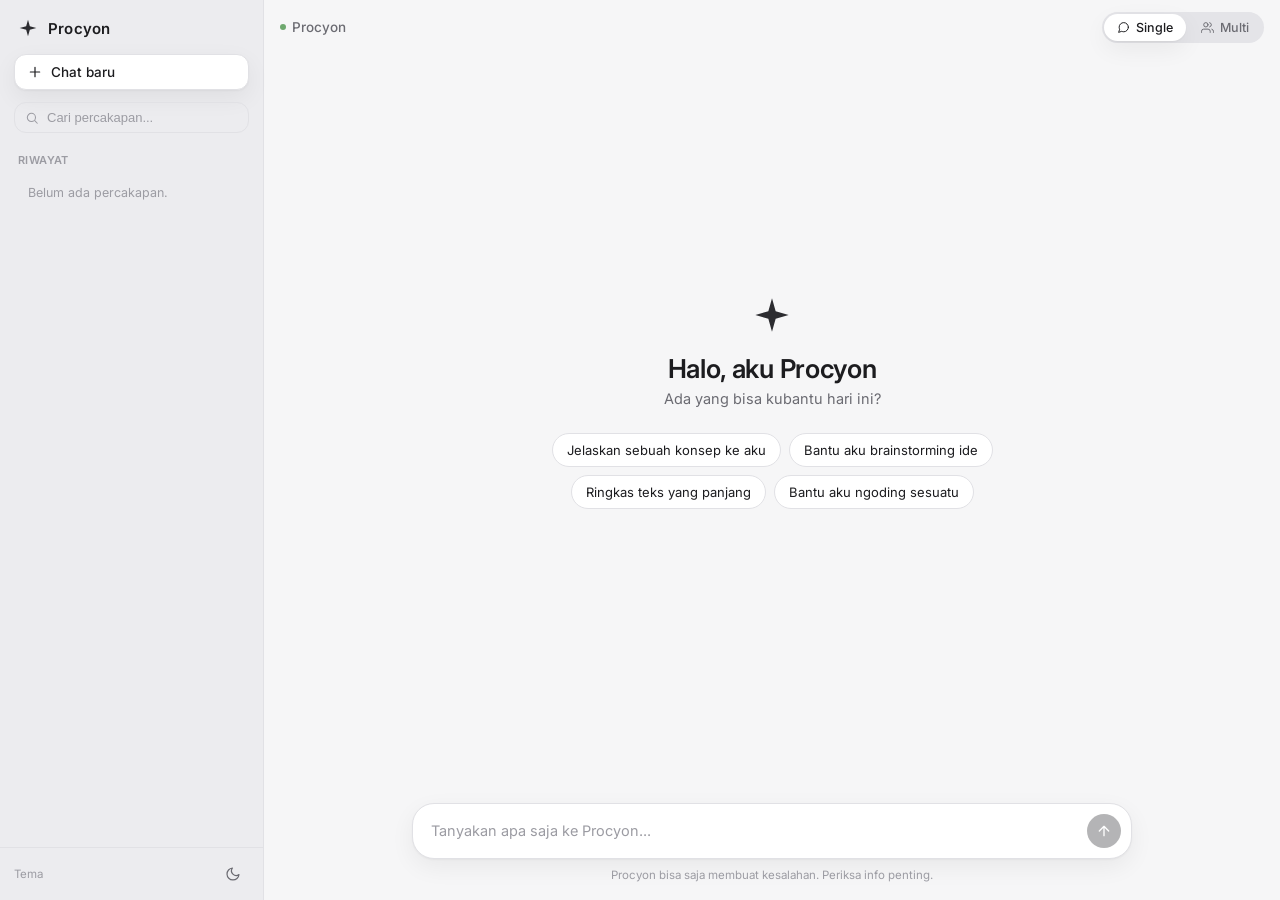
<file: Procyon/index.html>
<!DOCTYPE html>
<html lang="id" data-theme="light">
<head>
<meta charset="UTF-8">
<meta name="viewport" content="width=device-width, initial-scale=1.0">
<title>Procyon</title>
<link rel="preconnect" href="https://fonts.googleapis.com">
<link rel="preconnect" href="https://fonts.gstatic.com" crossorigin>
<link href="https://fonts.googleapis.com/css2?family=Inter:wght@400;500;600;700&family=JetBrains+Mono:wght@400;500&display=swap" rel="stylesheet">
<style>
  :root{
    --bg:#f6f6f7;
    --bg-sidebar:#ececef;
    --bg-surface:#ffffff;
    --bg-hover:#e4e4e8;
    --border:#e1e1e5;
    --text:#1c1c1f;
    --text-muted:#6b6b72;
    --text-faint:#9c9ca3;
    --accent:#2c2c30;
    --accent-contrast:#ffffff;
    --danger:#b3432f;
    --radius-lg:18px;
    --radius-md:12px;
    --radius-sm:8px;
    --shadow:0 1px 2px rgba(20,20,25,.04), 0 8px 24px rgba(20,20,25,.06);
    color-scheme: light;
  }
  [data-theme="dark"]{
    --bg:#1b1b1e;
    --bg-sidebar:#202024;
    --bg-surface:#28282c;
    --bg-hover:#323236;
    --border:#37373c;
    --text:#f1f1f2;
    --text-muted:#a2a2a8;
    --text-faint:#6f6f76;
    --accent:#f1f1f2;
    --accent-contrast:#1b1b1e;
    --danger:#e08a76;
    --shadow:0 1px 2px rgba(0,0,0,.2), 0 8px 24px rgba(0,0,0,.3);
    color-scheme: dark;
  }

  *{box-sizing:border-box; margin:0; padding:0;}
  html,body{height:100%;}
  body{
    font-family:'Inter', -apple-system, BlinkMacSystemFont, 'Segoe UI', sans-serif;
    background:var(--bg);
    color:var(--text);
    overflow:hidden;
    -webkit-font-smoothing:antialiased;
  }
  button{font-family:inherit; cursor:pointer;}
  textarea{font-family:inherit;}
  ::selection{background:rgba(140,140,160,.35);}
  .hide{display:none !important;}

  *{scrollbar-width:thin; scrollbar-color: var(--border) transparent;}
  *::-webkit-scrollbar{width:8px; height:8px;}
  *::-webkit-scrollbar-thumb{background:var(--border); border-radius:8px;}
  *::-webkit-scrollbar-track{background:transparent;}

  a:focus-visible, button:focus-visible, textarea:focus-visible, input:focus-visible{
    outline:2px solid var(--text-muted);
    outline-offset:2px;
  }

  .app{display:flex; height:100vh; width:100vw; position:relative;}

  /* ---------- Star mark ---------- */
  .star{display:inline-block; color:var(--accent);}
  .star svg{display:block;}
  @keyframes starPulse{0%,100%{transform:scale(1); opacity:1;} 50%{transform:scale(.78); opacity:.55;}}
  @keyframes starSpin{from{transform:rotate(0deg);} to{transform:rotate(360deg);}}
  .star.thinking svg{animation:starPulse 1.1s ease-in-out infinite;}
  .star.idle-anim svg{animation:starSpin 18s linear infinite;}

  /* ---------- Sidebar ---------- */
  .sidebar{
    width:264px; flex-shrink:0; background:var(--bg-sidebar);
    border-right:1px solid var(--border);
    display:flex; flex-direction:column; height:100%;
    transition:transform .25s ease; z-index:40;
  }
  .sidebar-header{display:flex; align-items:center; gap:10px; padding:18px 16px 14px 18px;}
  .brand{display:flex; align-items:center; gap:10px; flex:1; min-width:0;}
  .brand-name{font-weight:600; font-size:15px; letter-spacing:.2px;}
  .sidebar-collapse{background:none; border:none; color:var(--text-muted); width:28px; height:28px; border-radius:var(--radius-sm); display:flex; align-items:center; justify-content:center;}
  .sidebar-collapse:hover{background:var(--bg-hover);}

  .new-chat-btn{
    margin:2px 14px 12px 14px; display:flex; align-items:center; gap:8px;
    background:var(--bg-surface); border:1px solid var(--border); color:var(--text);
    padding:9px 12px; border-radius:var(--radius-md); font-size:13.5px; font-weight:500;
    box-shadow:var(--shadow);
  }
  .new-chat-btn:hover{background:var(--bg-hover);}

  .sidebar-search{
    margin:0 14px 10px 14px; display:flex; align-items:center; gap:8px;
    background:transparent; border:1px solid var(--border); border-radius:var(--radius-md); padding:7px 10px;
  }
  .sidebar-search svg{flex-shrink:0; color:var(--text-faint);}
  .sidebar-search input{border:none; background:transparent; outline:none; font-size:13px; color:var(--text); width:100%;}
  .sidebar-search input::placeholder{color:var(--text-faint);}

  .sidebar-label{padding:10px 18px 4px 18px; font-size:11px; font-weight:600; letter-spacing:.4px; color:var(--text-faint); text-transform:uppercase;}
  .session-list{flex:1; overflow-y:auto; padding:0 10px 10px 10px;}
  .session-item{position:relative; display:flex; align-items:center; gap:8px; padding:9px 10px; border-radius:var(--radius-sm); font-size:13.5px; color:var(--text); cursor:pointer; white-space:nowrap; overflow:hidden;}
  .session-item span.title{overflow:hidden; text-overflow:ellipsis; flex:1;}
  .session-item .mode-tag{font-size:9.5px; font-weight:700; color:var(--text-faint); border:1px solid var(--border); border-radius:5px; padding:1px 5px; flex-shrink:0;}
  .session-item:hover{background:var(--bg-hover);}
  .session-item.active{background:var(--bg-hover); font-weight:500;}
  .session-delete{display:none; background:none; border:none; color:var(--text-faint); width:22px; height:22px; border-radius:6px; align-items:center; justify-content:center; flex-shrink:0;}
  .session-item:hover .session-delete{display:flex;}
  .session-delete:hover{color:var(--danger); background:rgba(179,67,47,.1);}
  .session-empty{padding:14px 18px; font-size:12.5px; color:var(--text-faint);}

  .sidebar-footer{border-top:1px solid var(--border); padding:10px 14px; display:flex; align-items:center; justify-content:space-between;}
  .icon-btn{background:none; border:none; color:var(--text-muted); width:32px; height:32px; border-radius:var(--radius-sm); display:flex; align-items:center; justify-content:center;}
  .icon-btn:hover{background:var(--bg-hover); color:var(--text);}
  .footer-hint{font-size:11.5px; color:var(--text-faint);}
  .sidebar-backdrop{display:none; position:fixed; inset:0; background:rgba(0,0,0,.35); z-index:35;}

  /* ---------- Main ---------- */
  .main{flex:1; display:flex; flex-direction:column; min-width:0; height:100%;}
  .topbar{height:54px; flex-shrink:0; display:flex; align-items:center; gap:10px; padding:0 16px;}
  .hamburger{display:none;}
  .topbar-title{font-size:13.5px; color:var(--text-muted); font-weight:500; display:flex; align-items:center;}
  .topbar-spacer{flex:1;}
  .status-dot{width:6px; height:6px; border-radius:50%; background:#6ea86e; display:inline-block; margin-right:6px;}

  .mode-switch{display:flex; background:var(--bg-hover); border-radius:999px; padding:2px; gap:2px;}
  .mode-switch button{border:none; background:transparent; color:var(--text-muted); font-size:12.5px; font-weight:500; padding:6px 13px; border-radius:999px; display:flex; align-items:center; gap:6px;}
  .mode-switch button.active{background:var(--bg-surface); color:var(--text); box-shadow:var(--shadow);}
  .mode-switch button:hover:not(.active){color:var(--text);}

  /* ---------- Single mode chat ---------- */
  .chat-scroll{flex:1; overflow-y:auto; display:flex; flex-direction:column; align-items:center; min-height:0;}
  .chat-inner{width:100%; max-width:720px; padding:8px 20px 40px 20px;}

  .empty-state{display:flex; flex-direction:column; align-items:center; justify-content:center; text-align:center; min-height:calc(100vh - 220px); padding:0 16px;}
  .empty-state .star{margin-bottom:18px;}
  .empty-title{font-size:26px; font-weight:600; letter-spacing:-.3px; margin-bottom:6px;}
  .empty-sub{font-size:14.5px; color:var(--text-muted); margin-bottom:26px;}
  .chip-row{display:flex; flex-wrap:wrap; gap:8px; justify-content:center; max-width:520px;}
  .chip{background:var(--bg-surface); border:1px solid var(--border); color:var(--text); padding:8px 14px; border-radius:999px; font-size:13px;}
  .chip:hover{background:var(--bg-hover);}

  .msg{margin:18px 0; animation:fadeIn .25s ease;}
  @keyframes fadeIn{from{opacity:0; transform:translateY(4px);} to{opacity:1; transform:translateY(0);}}
  .msg.user{display:flex; justify-content:flex-end;}
  .msg.user .bubble{background:var(--bg-surface); border:1px solid var(--border); border-radius:var(--radius-lg); padding:10px 16px; max-width:75%; font-size:14.5px; line-height:1.55; white-space:pre-wrap; word-break:break-word;}
  .msg.assistant{display:flex; gap:12px; align-items:flex-start;}
  .msg.assistant .avatar{flex-shrink:0; width:26px; height:26px; border-radius:50%; background:var(--bg-surface); border:1px solid var(--border); display:flex; align-items:center; justify-content:center; margin-top:2px;}
  .msg.assistant .avatar svg{width:13px; height:13px;}
  .msg.assistant .content{flex:1; min-width:0; font-size:14.5px; line-height:1.65;}
  .msg.assistant .content p{margin:0 0 10px 0;}
  .msg.assistant .content p:last-child{margin-bottom:0;}
  .msg.assistant .content code{font-family:'JetBrains Mono', monospace; background:var(--bg-hover); padding:1px 5px; border-radius:4px; font-size:.88em;}
  .msg.assistant .content pre{background:var(--bg-surface); border:1px solid var(--border); border-radius:var(--radius-md); padding:12px 14px; overflow-x:auto; margin:10px 0;}
  .msg.assistant .content pre code{background:none; padding:0; font-size:13px;}
  .msg.assistant .content strong{font-weight:600;}

  .msg-actions{display:flex; gap:2px; margin-top:6px; opacity:0; transition:opacity .15s ease;}
  .msg.assistant:hover .msg-actions{opacity:1;}
  .msg-actions button{background:none; border:none; color:var(--text-faint); width:26px; height:26px; border-radius:6px; display:flex; align-items:center; justify-content:center;}
  .msg-actions button:hover{background:var(--bg-hover); color:var(--text);}

  .typing .content{display:flex; align-items:center; gap:4px; height:20px;}
  .typing-dot{width:6px; height:6px; border-radius:50%; background:var(--text-faint); animation:typingBounce 1.2s infinite ease-in-out;}
  .typing-dot:nth-child(2){animation-delay:.15s;}
  .typing-dot:nth-child(3){animation-delay:.3s;}
  @keyframes typingBounce{0%,60%,100%{transform:translateY(0); opacity:.5;} 30%{transform:translateY(-4px); opacity:1;}}

  /* ---------- Multi mode canvas ---------- */
  .canvas-viewport{
    flex:1; position:relative; overflow:hidden; min-height:0;
    background-image: radial-gradient(circle, var(--border) 1px, transparent 1px);
    background-size: 22px 22px;
    cursor:grab; touch-action:none;
  }
  .canvas-content{position:absolute; top:0; left:0; width:900px; transform-origin:0 0;}
  .canvas-pill{
    position:absolute; top:14px; left:50%; transform:translateX(-50%); z-index:6;
    background:var(--bg-surface); border:1px solid var(--border); padding:6px 14px; border-radius:999px;
    font-size:12px; color:var(--text-muted); box-shadow:var(--shadow); pointer-events:none; white-space:nowrap;
  }
  .canvas-note{
    position:absolute; top:48px; left:50%; transform:translateX(-50%); z-index:6;
    font-size:11px; color:var(--text-faint); pointer-events:none; white-space:nowrap;
  }
  .zoom-controls{position:absolute; bottom:16px; right:16px; z-index:6; display:flex; flex-direction:column; background:var(--bg-surface); border:1px solid var(--border); border-radius:var(--radius-md); box-shadow:var(--shadow); overflow:hidden;}
  .zoom-controls button{width:34px; height:34px; background:none; border:none; color:var(--text); display:flex; align-items:center; justify-content:center;}
  .zoom-controls button:hover{background:var(--bg-hover);}
  .zoom-controls button:not(:last-child){border-bottom:1px solid var(--border);}

  .canvas-empty{position:absolute; inset:0; display:flex; flex-direction:column; align-items:center; justify-content:center; text-align:center; padding:0 20px; z-index:2;}
  .canvas-empty .star{margin-bottom:18px;}

  .turn-group{position:relative; display:flex; flex-direction:column; align-items:center; padding:70px 30px 40px 30px;}
  .turn-root{background:var(--bg-surface); border:1px solid var(--border); border-radius:var(--radius-lg); padding:10px 16px; font-size:13.5px; box-shadow:var(--shadow); max-width:380px; min-width:120px;}
  .turn-root-top{display:flex; align-items:center; justify-content:space-between; gap:10px; margin-bottom:3px;}
  .turn-root-label{font-size:10.5px; font-weight:700; letter-spacing:.4px; color:var(--text-faint); display:flex; align-items:center; gap:5px;}
  .turn-root-text{color:var(--text); word-break:break-word;}
  .turn-regen-all{opacity:0; background:none; border:none; color:var(--text-faint); width:20px; height:20px; border-radius:6px; display:flex; align-items:center; justify-content:center; transition:opacity .15s ease; flex-shrink:0;}
  .turn-root:hover .turn-regen-all{opacity:1;}
  .turn-regen-all:hover{background:var(--bg-hover); color:var(--text);}

  .connector-svg{position:absolute; left:0; top:0; width:100%; height:100%; pointer-events:none; overflow:visible;}
  .connector-svg path{stroke:var(--text-faint); stroke-width:1.4; stroke-dasharray:3 4; fill:none;}

  .branch-row{position:relative; display:flex; gap:16px; margin-top:56px;}
  .branch-card{width:210px; background:var(--bg-surface); border:1px solid var(--border); border-radius:var(--radius-md); box-shadow:var(--shadow); padding:12px 14px; font-size:12.5px; display:flex; flex-direction:column; gap:8px;}
  .branch-card-head{display:flex; align-items:center; gap:6px;}
  .branch-dot{width:8px; height:8px; border-radius:50%; flex-shrink:0;}
  .branch-name{font-weight:600; font-size:12.5px; flex:1;}
  .branch-status{font-size:9.5px; font-weight:700; letter-spacing:.3px; padding:2px 7px; border-radius:999px; white-space:nowrap;}
  .branch-status.pending{background:var(--bg-hover); color:var(--text-faint);}
  .branch-status.done{background:rgba(110,168,110,.16); color:#4c8a52;}
  [data-theme="dark"] .branch-status.done{color:#8fcf93;}
  .branch-body{color:var(--text); line-height:1.5;}
  .branch-body p{margin:0 0 6px 0;}
  .branch-body p:last-child{margin:0;}
  .branch-body code{font-family:'JetBrains Mono', monospace; background:var(--bg-hover); padding:1px 4px; border-radius:4px; font-size:.88em;}
  .branch-thinking{display:flex; align-items:center; gap:4px; height:14px;}
  .branch-actions{display:flex; align-items:center; gap:2px; border-top:1px solid var(--border); padding-top:8px;}
  .branch-actions button{background:none; border:none; color:var(--text-faint); width:24px; height:24px; border-radius:6px; display:flex; align-items:center; justify-content:center; flex-shrink:0;}
  .branch-actions button:hover{background:var(--bg-hover); color:var(--text);}
  .branch-actions .use-reply{width:auto; padding:0 8px; font-size:11px; font-weight:500; gap:4px; margin-left:auto;}

  .toast{position:fixed; bottom:22px; left:50%; transform:translateX(-50%) translateY(10px); background:var(--accent); color:var(--accent-contrast); padding:9px 16px; border-radius:999px; font-size:13px; font-weight:500; opacity:0; pointer-events:none; transition:opacity .2s ease, transform .2s ease; z-index:100; box-shadow:var(--shadow);}
  .toast.show{opacity:1; transform:translateX(-50%) translateY(0);}

  .composer-wrap{display:flex; justify-content:center; padding:0 20px 18px 20px; flex-shrink:0;}
  .composer{width:100%; max-width:720px; background:var(--bg-surface); border:1px solid var(--border); border-radius:22px; box-shadow:var(--shadow); padding:10px 10px 10px 18px; display:flex; align-items:flex-end; gap:8px;}
  .composer textarea{flex:1; border:none; outline:none; background:transparent; resize:none; color:var(--text); font-size:14.5px; line-height:1.5; max-height:200px; padding:6px 0;}
  .composer textarea::placeholder{color:var(--text-faint);}
  .send-btn{flex-shrink:0; width:34px; height:34px; border-radius:50%; background:var(--accent); color:var(--accent-contrast); border:none; display:flex; align-items:center; justify-content:center; transition:opacity .15s ease, transform .1s ease;}
  .send-btn:disabled{opacity:.35; cursor:default;}
  .send-btn:not(:disabled):hover{transform:scale(1.05);}
  .composer-hint{text-align:center; font-size:11.5px; color:var(--text-faint); margin-top:9px;}

  @media (max-width:820px){
    .sidebar{position:fixed; top:0; left:0; bottom:0; transform:translateX(-100%); width:280px;}
    .sidebar.open{transform:translateX(0);}
    .sidebar-backdrop.show{display:block;}
    .hamburger{display:flex; background:none; border:none; color:var(--text); width:32px; height:32px; border-radius:var(--radius-sm); align-items:center; justify-content:center;}
    .hamburger:hover{background:var(--bg-hover);}
    .msg.user .bubble{max-width:88%;}
    .mode-switch button span.label{display:none;}
  }

  @media (prefers-reduced-motion: reduce){
    *{animation-duration:.001ms !important; transition-duration:.001ms !important;}
  }
</style>
</head>
<body>

<div class="app">

  <div class="sidebar-backdrop" id="backdrop"></div>

  <aside class="sidebar" id="sidebar">
    <div class="sidebar-header">
      <div class="brand">
        <span class="star idle-anim" aria-hidden="true">
          <svg width="20" height="20" viewBox="0 0 24 24" fill="currentColor"><path d="M12 2 L14.2 9.8 L22 12 L14.2 14.2 L12 22 L9.8 14.2 L2 12 L9.8 9.8 Z"/></svg>
        </span>
        <span class="brand-name">Procyon</span>
      </div>
      <button class="sidebar-collapse hamburger" id="closeSidebar" aria-label="Tutup sidebar">
        <svg width="18" height="18" viewBox="0 0 24 24" fill="none" stroke="currentColor" stroke-width="1.8" stroke-linecap="round"><path d="M18 6 6 18M6 6l12 12"/></svg>
      </button>
    </div>

    <button class="new-chat-btn" id="newChatBtn">
      <svg width="16" height="16" viewBox="0 0 24 24" fill="none" stroke="currentColor" stroke-width="1.8" stroke-linecap="round"><path d="M12 5v14M5 12h14"/></svg>
      Chat baru
    </button>

    <div class="sidebar-search">
      <svg width="14" height="14" viewBox="0 0 24 24" fill="none" stroke="currentColor" stroke-width="1.8" stroke-linecap="round"><circle cx="11" cy="11" r="7"/><path d="m21 21-4.3-4.3"/></svg>
      <input type="text" id="searchInput" placeholder="Cari percakapan...">
    </div>

    <div class="sidebar-label">Riwayat</div>
    <div class="session-list" id="sessionList"></div>

    <div class="sidebar-footer">
      <span class="footer-hint">Tema</span>
      <button class="icon-btn" id="themeToggle" aria-label="Ganti tema"></button>
    </div>
  </aside>

  <div class="main">
    <div class="topbar">
      <button class="hamburger" id="openSidebar" aria-label="Buka sidebar">
        <svg width="18" height="18" viewBox="0 0 24 24" fill="none" stroke="currentColor" stroke-width="1.8" stroke-linecap="round"><path d="M4 7h16M4 12h16M4 17h16"/></svg>
      </button>
      <span class="topbar-title"><span class="status-dot"></span>Procyon</span>
      <div class="topbar-spacer"></div>
      <div class="mode-switch" id="modeSwitch">
        <button data-mode="single" class="active" type="button">
          <svg width="13" height="13" viewBox="0 0 24 24" fill="none" stroke="currentColor" stroke-width="1.8" stroke-linecap="round" stroke-linejoin="round"><path d="M21 11.5a8.4 8.4 0 0 1-8.4 8.4 8.3 8.3 0 0 1-3.8-.9L3 21l1.9-5.8a8.3 8.3 0 0 1-.9-3.7A8.4 8.4 0 0 1 12.5 3h.1a8.4 8.4 0 0 1 8.4 8.4Z"/></svg>
          <span class="label">Single</span>
        </button>
        <button data-mode="multi" type="button">
          <svg width="13" height="13" viewBox="0 0 24 24" fill="none" stroke="currentColor" stroke-width="1.8" stroke-linecap="round" stroke-linejoin="round"><path d="M17 21v-2a4 4 0 0 0-4-4H5a4 4 0 0 0-4 4v2"/><circle cx="9" cy="7" r="4"/><path d="M23 21v-2a4 4 0 0 0-3-3.9M16 3.1a4 4 0 0 1 0 7.8"/></svg>
          <span class="label">Multi</span>
        </button>
      </div>
    </div>

    <div class="chat-scroll" id="chatScroll">
      <div class="chat-inner" id="chatInner"></div>
    </div>

    <div class="canvas-viewport hide" id="canvasViewport">
      <div class="canvas-pill" id="canvasPill" style="display:none;"></div>
      <div class="canvas-note" id="canvasNote" style="display:none;">Balasan masih simulasi — sambungkan API di fetchPersonaReply()</div>
      <div class="canvas-content" id="canvasContent"></div>
      <div class="canvas-empty" id="canvasEmpty">
        <span class="star idle-anim">
          <svg width="40" height="40" viewBox="0 0 24 24" fill="currentColor"><path d="M12 2 L14.2 9.8 L22 12 L14.2 14.2 L12 22 L9.8 14.2 L2 12 L9.8 9.8 Z"/></svg>
        </span>
        <div class="empty-title" style="font-size:22px;">Mode Multi-AI</div>
        <div class="empty-sub">Tanya satu hal, dapat 3 sudut pandang sekaligus.</div>
        <div class="chip-row" id="canvasChipRow"></div>
      </div>
      <div class="zoom-controls">
        <button id="zoomInBtn" aria-label="Perbesar"><svg width="14" height="14" viewBox="0 0 24 24" fill="none" stroke="currentColor" stroke-width="1.8" stroke-linecap="round"><path d="M12 5v14M5 12h14"/></svg></button>
        <button id="zoomOutBtn" aria-label="Perkecil"><svg width="14" height="14" viewBox="0 0 24 24" fill="none" stroke="currentColor" stroke-width="1.8" stroke-linecap="round"><path d="M5 12h14"/></svg></button>
        <button id="zoomResetBtn" aria-label="Reset tampilan"><svg width="14" height="14" viewBox="0 0 24 24" fill="none" stroke="currentColor" stroke-width="1.8" stroke-linecap="round" stroke-linejoin="round"><path d="M15 3h6v6M9 21H3v-6M21 3l-7 7M3 21l7-7"/></svg></button>
      </div>
    </div>

    <div class="composer-wrap">
      <div style="width:100%; max-width:720px;">
        <div class="composer">
          <textarea id="composerInput" rows="1" placeholder="Tanyakan apa saja ke Procyon..."></textarea>
          <button class="send-btn" id="sendBtn" disabled aria-label="Kirim">
            <svg width="16" height="16" viewBox="0 0 24 24" fill="none" stroke="currentColor" stroke-width="2" stroke-linecap="round" stroke-linejoin="round"><path d="M12 19V5M5 12l7-7 7 7"/></svg>
          </button>
        </div>
        <div class="composer-hint">Procyon bisa saja membuat kesalahan. Periksa info penting.</div>
      </div>
    </div>
  </div>

</div>

<div class="toast" id="toast"></div>

<script>
(function(){
  "use strict";

  /* ============ ICONS ============ */
  const ICON = {
    star: '<svg width="13" height="13" viewBox="0 0 24 24" fill="currentColor"><path d="M12 2 L14.2 9.8 L22 12 L14.2 14.2 L12 22 L9.8 14.2 L2 12 L9.8 9.8 Z"/></svg>',
    copy: '<svg width="14" height="14" viewBox="0 0 24 24" fill="none" stroke="currentColor" stroke-width="1.8" stroke-linecap="round" stroke-linejoin="round"><rect x="9" y="9" width="12" height="12" rx="2"/><path d="M5 15V5a2 2 0 0 1 2-2h10"/></svg>',
    check: '<svg width="12" height="12" viewBox="0 0 24 24" fill="none" stroke="currentColor" stroke-width="2.4" stroke-linecap="round" stroke-linejoin="round"><path d="M20 6 9 17l-5-5"/></svg>',
    refresh: '<svg width="14" height="14" viewBox="0 0 24 24" fill="none" stroke="currentColor" stroke-width="1.8" stroke-linecap="round" stroke-linejoin="round"><path d="M21 2v6h-6M3 22v-6h6M3.5 8a8.5 8.5 0 0 1 14.6-4.2M20.5 16a8.5 8.5 0 0 1-14.6 4.2"/></svg>',
    trash: '<svg width="14" height="14" viewBox="0 0 24 24" fill="none" stroke="currentColor" stroke-width="1.8" stroke-linecap="round" stroke-linejoin="round"><path d="M3 6h18M8 6V4a1 1 0 0 1 1-1h6a1 1 0 0 1 1 1v2m2 0v14a2 2 0 0 1-2 2H7a2 2 0 0 1-2-2V6"/></svg>',
    sun: '<svg width="16" height="16" viewBox="0 0 24 24" fill="none" stroke="currentColor" stroke-width="1.8" stroke-linecap="round"><circle cx="12" cy="12" r="4"/><path d="M12 2v2M12 20v2M4.9 4.9l1.4 1.4M17.7 17.7l1.4 1.4M2 12h2M20 12h2M4.9 19.1l1.4-1.4M17.7 6.3l1.4-1.4"/></svg>',
    moon: '<svg width="16" height="16" viewBox="0 0 24 24" fill="none" stroke="currentColor" stroke-width="1.8" stroke-linecap="round" stroke-linejoin="round"><path d="M21 12.8A9 9 0 1 1 11.2 3 7 7 0 0 0 21 12.8Z"/></svg>'
  };

  const PROMPT_CHIPS = [
    "Jelaskan sebuah konsep ke aku",
    "Bantu aku brainstorming ide",
    "Ringkas teks yang panjang",
    "Bantu aku ngoding sesuatu"
  ];

  /* Tiga "kepribadian" yang menjawab bareng di mode Multi */
  const PERSONAS = [
    { id:'nova',  name:'Nova',  color:'#4b9fd6', style:'cepat & ringkas',   delay:[500,1000] },
    { id:'lyra',  name:'Lyra',  color:'#9163d1', style:'kreatif & eksploratif', delay:[1200,1900] },
    { id:'orion', name:'Orion', color:'#4d9a63', style:'detail & analitis', delay:[1700,2500] }
  ];

  /* ============ STATE ============ */
  let sessions = loadSessions();
  let currentId = localStorage.getItem('procyon_current') || (sessions[0] && sessions[0].id) || null;
  let currentMode = 'single';
  let canvasViewState = {};
  let canvasState = { x:20, y:40, scale:1 };

  function loadSessions(){
    let raw = [];
    try{ raw = JSON.parse(localStorage.getItem('procyon_sessions')) || []; }
    catch(e){ raw = []; }
    return raw.map(s => Object.assign({ multiTurns:[], mode:'single' }, s));
  }
  function saveSessions(){
    localStorage.setItem('procyon_sessions', JSON.stringify(sessions));
    if(currentId) localStorage.setItem('procyon_current', currentId);
  }
  function getCurrentSession(){ return sessions.find(s => s.id === currentId) || null; }
  function makeId(){ return 'c_' + Date.now() + '_' + Math.random().toString(36).slice(2,7); }
  function makeSession(){ return { id: makeId(), title:'Chat baru', messages:[], multiTurns:[], mode:'single', updatedAt:Date.now() }; }
  function ensureSession(){
    if(!currentId){
      const s = makeSession();
      s.mode = currentMode;
      sessions.push(s);
      currentId = s.id;
    }
    return getCurrentSession();
  }
  function setTitleIfNeeded(session, text){
    if(!session.title || session.title === 'Chat baru') session.title = text.slice(0,42);
  }
  function wait(ms){ return new Promise(r => setTimeout(r, ms)); }
  function escapeHtml(str){
    return str.replace(/[&<>"']/g, c => ({'&':'&amp;','<':'&lt;','>':'&gt;','"':'&quot;',"'":'&#39;'}[c]));
  }
  function parseMarkdown(raw){
    let text = escapeHtml(raw);
    const blocks = [];
    text = text.replace(/```([\s\S]*?)```/g, (_, code) => {
      blocks.push(`<pre><code>${code.trim()}</code></pre>`);
      return `\u0000${blocks.length - 1}\u0000`;
    });
    text = text.replace(/`([^`]+)`/g, '<code>$1</code>');
    text = text.replace(/\*\*([^*]+)\*\*/g, '<strong>$1</strong>');
    text = text.replace(/(^|[^*])\*([^*]+)\*/g, '$1<em>$2</em>');
    text = text.split(/\n{2,}/).map(p => `<p>${p.replace(/\n/g,'<br>')}</p>`).join('');
    text = text.replace(/\u0000(\d+)\u0000/g, (_, i) => blocks[+i]);
    return text;
  }

  /* ============ DOM REFS ============ */
  const sidebar = document.getElementById('sidebar');
  const backdrop = document.getElementById('backdrop');
  const sessionListEl = document.getElementById('sessionList');
  const chatScrollEl = document.getElementById('chatScroll');
  const chatInner = document.getElementById('chatInner');
  const composerInput = document.getElementById('composerInput');
  const sendBtn = document.getElementById('sendBtn');
  const searchInput = document.getElementById('searchInput');
  const toastEl = document.getElementById('toast');
  const themeToggle = document.getElementById('themeToggle');
  const modeSwitchEl = document.getElementById('modeSwitch');
  const canvasViewportEl = document.getElementById('canvasViewport');
  const canvasContentEl = document.getElementById('canvasContent');
  const canvasEmptyEl = document.getElementById('canvasEmpty');
  const canvasChipRowEl = document.getElementById('canvasChipRow');
  const canvasPillEl = document.getElementById('canvasPill');
  const canvasNoteEl = document.getElementById('canvasNote');

  canvasChipRowEl.innerHTML = PROMPT_CHIPS.map(c => `<button class="chip" data-chip="${escapeHtml(c)}">${escapeHtml(c)}</button>`).join('');

  /* ============ THEME ============ */
  function applyTheme(t){
    document.documentElement.dataset.theme = t;
    themeToggle.innerHTML = t === 'dark' ? ICON.sun : ICON.moon;
    localStorage.setItem('procyon_theme', t);
  }
  applyTheme(localStorage.getItem('procyon_theme') || 'light');
  themeToggle.addEventListener('click', () => {
    applyTheme(document.documentElement.dataset.theme === 'dark' ? 'light' : 'dark');
  });

  /* ============ SIDEBAR (mobile) ============ */
  document.getElementById('openSidebar').addEventListener('click', () => {
    sidebar.classList.add('open'); backdrop.classList.add('show');
  });
  document.getElementById('closeSidebar').addEventListener('click', closeMobileSidebar);
  backdrop.addEventListener('click', closeMobileSidebar);
  function closeMobileSidebar(){ sidebar.classList.remove('open'); backdrop.classList.remove('show'); }

  /* ============ SESSION LIST ============ */
  function renderSessionList(filter){
    const q = (filter||'').trim().toLowerCase();
    const filtered = sessions.slice().sort((a,b) => b.updatedAt - a.updatedAt)
      .filter(s => !q || s.title.toLowerCase().includes(q));

    if(filtered.length === 0){
      sessionListEl.innerHTML = '<div class="session-empty">Belum ada percakapan.</div>';
      return;
    }
    sessionListEl.innerHTML = filtered.map(s => `
      <div class="session-item ${s.id === currentId ? 'active' : ''}" data-id="${s.id}">
        <span class="title">${escapeHtml(s.title)}</span>
        ${s.mode === 'multi' ? '<span class="mode-tag">MULTI</span>' : ''}
        <button class="session-delete" data-del="${s.id}" aria-label="Hapus percakapan">${ICON.trash}</button>
      </div>
    `).join('');
  }

  sessionListEl.addEventListener('click', (e) => {
    const delBtn = e.target.closest('[data-del]');
    if(delBtn){ e.stopPropagation(); deleteSession(delBtn.dataset.del); return; }
    const item = e.target.closest('.session-item');
    if(item){ switchSession(item.dataset.id); closeMobileSidebar(); }
  });
  searchInput.addEventListener('input', () => renderSessionList(searchInput.value));

  function switchSession(id){
    currentId = id;
    const s = getCurrentSession();
    currentMode = (s && s.mode) || 'single';
    saveSessions();
    renderSessionList(searchInput.value);
    renderActiveView();
  }
  function deleteSession(id){
    sessions = sessions.filter(s => s.id !== id);
    if(currentId === id) currentId = sessions[0] ? sessions[0].id : null;
    const s = getCurrentSession();
    currentMode = (s && s.mode) || 'single';
    saveSessions();
    renderSessionList(searchInput.value);
    renderActiveView();
    showToast('Percakapan dihapus');
  }
  document.getElementById('newChatBtn').addEventListener('click', () => {
    currentId = null;
    currentMode = 'single';
    saveSessions();
    renderSessionList(searchInput.value);
    renderActiveView();
    composerInput.focus();
    closeMobileSidebar();
  });

  /* ============ MODE SWITCH ============ */
  function syncModeButtons(){
    modeSwitchEl.querySelectorAll('button').forEach(b => b.classList.toggle('active', b.dataset.mode === currentMode));
    composerInput.placeholder = currentMode === 'multi'
      ? 'Tanyakan satu hal, 3 AI akan menjawab...'
      : 'Tanyakan apa saja ke Procyon...';
  }
  function setMode(m){
    currentMode = m;
    const s = getCurrentSession();
    if(s){ s.mode = m; saveSessions(); renderSessionList(searchInput.value); }
    renderActiveView();
  }
  modeSwitchEl.addEventListener('click', (e) => {
    const btn = e.target.closest('button[data-mode]');
    if(btn) setMode(btn.dataset.mode);
  });

  function renderActiveView(){
    syncModeButtons();
    if(currentMode === 'multi'){
      chatScrollEl.classList.add('hide');
      canvasViewportEl.classList.remove('hide');
      renderCanvas();
    } else {
      canvasViewportEl.classList.add('hide');
      chatScrollEl.classList.remove('hide');
      renderMessages();
    }
  }

  /* ============ SINGLE MODE ============ */
  function bindChips(container){
    container.querySelectorAll('[data-chip]').forEach(btn => {
      btn.addEventListener('click', () => {
        composerInput.value = btn.dataset.chip;
        autoResize(); toggleSendState(); composerInput.focus();
      });
    });
  }

  function renderMessages(){
    const session = getCurrentSession();
    if(!session || session.messages.length === 0){
      chatInner.innerHTML = `
        <div class="empty-state">
          <span class="star idle-anim">${ICON_STAR_LG()}</span>
          <div class="empty-title">Halo, aku Procyon</div>
          <div class="empty-sub">Ada yang bisa kubantu hari ini?</div>
          <div class="chip-row">${PROMPT_CHIPS.map(c => `<button class="chip" data-chip="${escapeHtml(c)}">${escapeHtml(c)}</button>`).join('')}</div>
        </div>`;
      bindChips(chatInner);
      return;
    }
    chatInner.innerHTML = session.messages.map((m, idx) => {
      if(m.role === 'user') return `<div class="msg user"><div class="bubble">${escapeHtml(m.content)}</div></div>`;
      const isLast = idx === session.messages.length - 1;
      return `
        <div class="msg assistant" data-idx="${idx}">
          <div class="avatar">${ICON.star}</div>
          <div class="content-wrap" style="flex:1; min-width:0;">
            <div class="content">${parseMarkdown(m.content)}</div>
            <div class="msg-actions">
              <button data-copy="${idx}" aria-label="Salin">${ICON.copy}</button>
              ${isLast ? `<button data-regen="${idx}" aria-label="Buat ulang">${ICON.refresh}</button>` : ''}
            </div>
          </div>
        </div>`;
    }).join('');
    scrollToBottom();
  }
  function ICON_STAR_LG(){
    return '<svg width="40" height="40" viewBox="0 0 24 24" fill="currentColor"><path d="M12 2 L14.2 9.8 L22 12 L14.2 14.2 L12 22 L9.8 14.2 L2 12 L9.8 9.8 Z"/></svg>';
  }
  chatInner.addEventListener('click', (e) => {
    const copyBtn = e.target.closest('[data-copy]');
    if(copyBtn){
      const session = getCurrentSession();
      navigator.clipboard.writeText(session.messages[+copyBtn.dataset.copy].content).then(() => showToast('Disalin ke clipboard'));
      return;
    }
    const regenBtn = e.target.closest('[data-regen]');
    if(regenBtn) regenerateLast();
  });
  function scrollToBottom(){ requestAnimationFrame(() => { chatScrollEl.scrollTop = chatScrollEl.scrollHeight; }); }

  function sendSingleTurn(text){
    const session = ensureSession();
    setTitleIfNeeded(session, text);
    session.messages.push({ role:'user', content:text });
    session.updatedAt = Date.now();
    saveSessions();
    renderSessionList(searchInput.value);
    renderMessages();
    askAI(session);
  }
  function regenerateLast(){
    const session = getCurrentSession();
    if(!session) return;
    const last = session.messages[session.messages.length - 1];
    if(last && last.role === 'assistant') session.messages.pop();
    saveSessions();
    renderMessages();
    askAI(session);
  }
  async function askAI(session){
    showTypingIndicator();
    try{
      const res = await fetch('/api/chat', {
        method:'POST', headers:{ 'Content-Type':'application/json' },
        body: JSON.stringify({ messages: session.messages })
      });
      if(!res.ok) throw new Error('bad response');
      const data = await res.json();
      finishAIReply(session, data.reply || '(respons kosong)');
    }catch(err){
      await wait(700 + Math.random()*700);
      const lastUser = [...session.messages].reverse().find(m => m.role === 'user');
      finishAIReply(session, simulateReply(lastUser ? lastUser.content : ''));
    }
  }
  function simulateReply(userText){
    return `Ini masih **respons simulasi** ya — belum tersambung ke API asli.\n\nKamu bilang: *${userText}*\n\nSambungkan endpoint \`/api/chat\` di \`askAI()\` untuk balasan sungguhan.`;
  }
  function showTypingIndicator(){
    const wrap = document.createElement('div');
    wrap.className = 'msg assistant typing';
    wrap.id = 'typingIndicator';
    wrap.innerHTML = `<div class="avatar">${ICON.star}</div><div class="content"><span class="typing-dot"></span><span class="typing-dot"></span><span class="typing-dot"></span></div>`;
    chatInner.appendChild(wrap);
    scrollToBottom();
  }
  function finishAIReply(session, replyText){
    const indicator = document.getElementById('typingIndicator');
    if(indicator) indicator.remove();
    session.messages.push({ role:'assistant', content: replyText });
    session.updatedAt = Date.now();
    saveSessions();
    renderSessionList(searchInput.value);
    renderMessages();
  }

  /* ============ MULTI MODE (canvas) ============ */
  bindChips(canvasEmptyEl);

  function getCanvasState(sessionId){
    if(!canvasViewState[sessionId]){
      const vpRect = canvasViewportEl.getBoundingClientRect();
      const w = vpRect.width || 800;
      const fitScale = Math.min(1, Math.max(0.45, (w - 40) / 900));
      canvasViewState[sessionId] = { x: Math.max(16, (w - 900*fitScale)/2), y: 20, scale: fitScale };
    }
    return canvasViewState[sessionId];
  }
  function applyCanvasTransform(){
    canvasContentEl.style.transform = `translate(${canvasState.x}px, ${canvasState.y}px) scale(${canvasState.scale})`;
  }

  function renderCanvas(){
    const session = getCurrentSession();
    if(!session || session.multiTurns.length === 0){
      canvasContentEl.innerHTML = '';
      canvasEmptyEl.classList.remove('hide');
      canvasPillEl.style.display = 'none';
      canvasNoteEl.style.display = 'none';
      return;
    }
    canvasEmptyEl.classList.add('hide');
    canvasState = getCanvasState(session.id);

    canvasContentEl.innerHTML = session.multiTurns.map((turn, ti) => buildTurnGroupHTML(turn, ti)).join('');
    updatePill(session);
    applyCanvasTransform();
    requestAnimationFrame(drawAllConnectors);
  }

  function buildTurnGroupHTML(turn, ti){
    const branches = turn.branches.map((b, bi) => {
      const p = PERSONAS.find(p => p.id === b.persona);
      const statusClass = b.status === 'done' ? 'done' : 'pending';
      const statusLabel = b.status === 'done' ? 'SELESAI' : 'MIKIR...';
      const bodyHtml = b.status === 'done'
        ? parseMarkdown(b.content)
        : `<div class="branch-thinking"><span class="typing-dot"></span><span class="typing-dot"></span><span class="typing-dot"></span></div>`;
      return `
        <div class="branch-card" data-turn="${ti}" data-branch="${bi}">
          <div class="branch-card-head">
            <span class="branch-dot" style="background:${p.color}"></span>
            <span class="branch-name">${p.name}</span>
            <span class="branch-status ${statusClass}">${statusLabel}</span>
          </div>
          <div class="branch-body">${bodyHtml}</div>
          ${b.status === 'done' ? `
          <div class="branch-actions">
            <button data-mcopy="${ti}:${bi}" aria-label="Salin">${ICON.copy}</button>
            <button data-mregen="${ti}:${bi}" aria-label="Buat ulang">${ICON.refresh}</button>
            <button class="use-reply" data-use="${ti}:${bi}">${ICON.check} Pakai ini</button>
          </div>` : ''}
        </div>`;
    }).join('');

    return `
      <div class="turn-group" data-turn-group="${ti}">
        <div class="turn-root">
          <div class="turn-root-top">
            <span class="turn-root-label">${ICON.star} KAMU</span>
            <button class="turn-regen-all" data-regen-turn="${ti}" aria-label="Ulangi ke semua AI">${ICON.refresh}</button>
          </div>
          <div class="turn-root-text">${escapeHtml(turn.userText)}</div>
        </div>
        <svg class="connector-svg"></svg>
        <div class="branch-row">${branches}</div>
      </div>`;
  }

  function drawAllConnectors(){
    canvasContentEl.querySelectorAll('.turn-group').forEach(drawConnector);
  }
  function drawConnector(groupEl){
    const root = groupEl.querySelector('.turn-root');
    const svg = groupEl.querySelector('.connector-svg');
    const row = groupEl.querySelector('.branch-row');
    const cards = groupEl.querySelectorAll('.branch-card');
    if(!root || !svg || !row) return;
    const rootCenterX = root.offsetLeft + root.offsetWidth/2;
    const rootBottomY = root.offsetTop + root.offsetHeight;
    let paths = '';
    cards.forEach(card => {
      const cx = row.offsetLeft + card.offsetLeft + card.offsetWidth/2;
      const cy = row.offsetTop + card.offsetTop;
      const midY = (rootBottomY + cy) / 2;
      paths += `<path d="M${rootCenterX},${rootBottomY} C${rootCenterX},${midY} ${cx},${midY} ${cx},${cy}"/>`;
    });
    svg.innerHTML = paths;
  }

  function updatePill(session){
    if(!session.multiTurns.length){ canvasPillEl.style.display = 'none'; canvasNoteEl.style.display = 'none'; return; }
    canvasPillEl.style.display = 'inline-flex';
    canvasNoteEl.style.display = 'block';
    const last = session.multiTurns[session.multiTurns.length - 1];
    const done = last.branches.filter(b => b.status === 'done').length;
    canvasPillEl.textContent = `${done}/${last.branches.length} model selesai · geser / cubit zoom`;
  }

  function focusLatestTurn(){
    requestAnimationFrame(() => {
      const groups = canvasContentEl.querySelectorAll('.turn-group');
      const last = groups[groups.length - 1];
      if(!last) return;
      canvasState.y = 20 - last.offsetTop * canvasState.scale;
      applyCanvasTransform();
    });
  }

  function personaFallback(id, userText){
    const short = userText.length > 60 ? userText.slice(0,60) + '...' : userText;
    const templates = {
      nova: `Singkatnya: aku fokus ke jawaban intinya dulu ya. Soal "${short}" — itu bisa didekati langsung tanpa muter-muter.`,
      lyra: `Menarik. Coba bayangin "${short}" itu kayak bintang yang lagi cari orbitnya sendiri — ada beberapa arah eksplorasi yang bisa dicoba, nggak cuma satu jawaban baku.`,
      orion: `Aku uraikan bertahap ya:\n\n1. Pahami inti pertanyaan\n2. Kumpulkan konteks yang relevan\n3. Susun jawaban terstruktur\n\nUntuk "${short}", itu pendekatan yang aku pakai.`
    };
    return templates[id] || `Balasan untuk: ${userText}`;
  }

  async function fetchPersonaReply(session, turn, ti, bi){
    const branch = turn.branches[bi];
    const persona = PERSONAS.find(p => p.id === branch.persona);
    try{
      const res = await fetch('/api/chat', {
        method:'POST', headers:{ 'Content-Type':'application/json' },
        body: JSON.stringify({ persona: persona.id, messages: [{ role:'user', content: turn.userText }] })
      });
      if(!res.ok) throw new Error('bad response');
      const data = await res.json();
      completeBranch(session.id, ti, bi, data.reply || '(respons kosong)');
    }catch(err){
      await wait(persona.delay[0] + Math.random() * (persona.delay[1] - persona.delay[0]));
      completeBranch(session.id, ti, bi, personaFallback(persona.id, turn.userText));
    }
  }
  function completeBranch(sessionId, ti, bi, text){
    const session = sessions.find(s => s.id === sessionId);
    if(!session) return;
    const turn = session.multiTurns[ti]; if(!turn) return;
    const branch = turn.branches[bi]; if(!branch) return;
    branch.status = 'done';
    branch.content = text;
    session.updatedAt = Date.now();
    saveSessions();
    if(getCurrentSession() && getCurrentSession().id === sessionId && currentMode === 'multi'){
      const scrollBefore = { x: canvasState.x, y: canvasState.y, scale: canvasState.scale };
      renderCanvas();
      canvasState.x = scrollBefore.x; canvasState.y = scrollBefore.y; canvasState.scale = scrollBefore.scale;
      applyCanvasTransform();
    }
    renderSessionList(searchInput.value);
  }

  function sendMultiTurn(text){
    const session = ensureSession();
    setTitleIfNeeded(session, text);
    const turn = { userText:text, branches: PERSONAS.map(p => ({ persona:p.id, status:'pending', content:'' })) };
    session.multiTurns.push(turn);
    session.updatedAt = Date.now();
    saveSessions();
    renderSessionList(searchInput.value);
    renderCanvas();
    focusLatestTurn();
    const ti = session.multiTurns.length - 1;
    turn.branches.forEach((b, bi) => fetchPersonaReply(session, turn, ti, bi));
  }

  function regenerateTurn(ti){
    const session = getCurrentSession();
    const turn = session && session.multiTurns[ti];
    if(!turn) return;
    turn.branches.forEach(b => { b.status = 'pending'; b.content = ''; });
    saveSessions();
    renderCanvas();
    turn.branches.forEach((b, bi) => fetchPersonaReply(session, turn, ti, bi));
  }
  function regenerateBranch(ti, bi){
    const session = getCurrentSession();
    const turn = session && session.multiTurns[ti];
    if(!turn) return;
    const branch = turn.branches[bi];
    branch.status = 'pending'; branch.content = '';
    saveSessions();
    renderCanvas();
    fetchPersonaReply(session, turn, ti, bi);
  }
  function useAsReply(ti, bi){
    const session = getCurrentSession();
    const turn = session && session.multiTurns[ti];
    if(!turn) return;
    const branch = turn.branches[bi];
    if(!branch || branch.status !== 'done') return;
    const persona = PERSONAS.find(p => p.id === branch.persona);
    session.messages.push({ role:'user', content: turn.userText });
    session.messages.push({ role:'assistant', content: branch.content });
    session.updatedAt = Date.now();
    saveSessions();
    setMode('single');
    showToast(`Balasan ${persona.name} dipakai di Single`);
  }

  canvasContentEl.addEventListener('click', (e) => {
    const useBtn = e.target.closest('[data-use]');
    if(useBtn){ const [ti,bi] = useBtn.dataset.use.split(':').map(Number); useAsReply(ti,bi); return; }
    const copyBtn = e.target.closest('[data-mcopy]');
    if(copyBtn){
      const [ti,bi] = copyBtn.dataset.mcopy.split(':').map(Number);
      const session = getCurrentSession();
      navigator.clipboard.writeText(session.multiTurns[ti].branches[bi].content).then(() => showToast('Disalin ke clipboard'));
      return;
    }
    const regenBtn = e.target.closest('[data-mregen]');
    if(regenBtn){ const [ti,bi] = regenBtn.dataset.mregen.split(':').map(Number); regenerateBranch(ti,bi); return; }
    const regenTurnBtn = e.target.closest('[data-regen-turn]');
    if(regenTurnBtn){ regenerateTurn(+regenTurnBtn.dataset.regenTurn); }
  });

  /* ---- pan (drag) ---- */
  let panning = false, panStart = {x:0,y:0}, originStart = {x:0,y:0};
  canvasViewportEl.addEventListener('pointerdown', (e) => {
    if(e.target.closest('button')) return;
    panning = true;
    panStart = { x:e.clientX, y:e.clientY };
    originStart = { x:canvasState.x, y:canvasState.y };
    canvasViewportEl.setPointerCapture(e.pointerId);
    canvasViewportEl.style.cursor = 'grabbing';
  });
  canvasViewportEl.addEventListener('pointermove', (e) => {
    if(!panning) return;
    canvasState.x = originStart.x + (e.clientX - panStart.x);
    canvasState.y = originStart.y + (e.clientY - panStart.y);
    applyCanvasTransform();
  });
  function endPan(){ panning = false; canvasViewportEl.style.cursor = 'grab'; }
  canvasViewportEl.addEventListener('pointerup', endPan);
  canvasViewportEl.addEventListener('pointerleave', endPan);
  canvasViewportEl.addEventListener('pointercancel', endPan);

  /* ---- zoom (wheel + pinch + buttons) ---- */
  function zoomAt(clientX, clientY, delta){
    const rect = canvasViewportEl.getBoundingClientRect();
    const px = clientX - rect.left, py = clientY - rect.top;
    const prevScale = canvasState.scale;
    const newScale = Math.min(1.6, Math.max(0.35, prevScale + delta));
    canvasState.x = px - (px - canvasState.x) * (newScale / prevScale);
    canvasState.y = py - (py - canvasState.y) * (newScale / prevScale);
    canvasState.scale = newScale;
    applyCanvasTransform();
  }
  canvasViewportEl.addEventListener('wheel', (e) => {
    e.preventDefault();
    zoomAt(e.clientX, e.clientY, -e.deltaY * 0.0015);
  }, { passive:false });

  let activeTouches = new Map();
  let lastPinchDist = null;
  canvasViewportEl.addEventListener('touchstart', (e) => {
    for(const t of e.changedTouches) activeTouches.set(t.identifier, t);
    if(activeTouches.size >= 2){ panning = false; lastPinchDist = null; }
  }, { passive:true });
  canvasViewportEl.addEventListener('touchmove', (e) => {
    if(e.touches.length >= 2){
      e.preventDefault();
      const t0 = e.touches[0], t1 = e.touches[1];
      const dist = Math.hypot(t0.clientX - t1.clientX, t0.clientY - t1.clientY);
      const cx = (t0.clientX + t1.clientX) / 2, cy = (t0.clientY + t1.clientY) / 2;
      if(lastPinchDist != null) zoomAt(cx, cy, (dist - lastPinchDist) * 0.004);
      lastPinchDist = dist;
    }
  }, { passive:false });
  canvasViewportEl.addEventListener('touchend', (e) => {
    for(const t of e.changedTouches) activeTouches.delete(t.identifier);
    if(activeTouches.size < 2) lastPinchDist = null;
  });

  document.getElementById('zoomInBtn').addEventListener('click', () => {
    const r = canvasViewportEl.getBoundingClientRect();
    zoomAt(r.left + r.width/2, r.top + r.height/2, 0.18);
  });
  document.getElementById('zoomOutBtn').addEventListener('click', () => {
    const r = canvasViewportEl.getBoundingClientRect();
    zoomAt(r.left + r.width/2, r.top + r.height/2, -0.18);
  });
  document.getElementById('zoomResetBtn').addEventListener('click', () => {
    const r = canvasViewportEl.getBoundingClientRect();
    const w = r.width || 800;
    const fitScale = Math.min(1, Math.max(0.45, (w - 40) / 900));
    canvasState.x = Math.max(16, (w - 900*fitScale)/2);
    canvasState.y = 20;
    canvasState.scale = fitScale;
    applyCanvasTransform();
  });

  /* ============ COMPOSER ============ */
  function autoResize(){
    composerInput.style.height = 'auto';
    composerInput.style.height = Math.min(composerInput.scrollHeight, 200) + 'px';
  }
  function toggleSendState(){ sendBtn.disabled = composerInput.value.trim().length === 0; }
  composerInput.addEventListener('input', () => { autoResize(); toggleSendState(); });
  composerInput.addEventListener('keydown', (e) => {
    if(e.key === 'Enter' && !e.shiftKey){ e.preventDefault(); sendMessage(); }
  });
  sendBtn.addEventListener('click', sendMessage);

  function sendMessage(){
    const text = composerInput.value.trim();
    if(!text) return;
    composerInput.value = '';
    autoResize();
    toggleSendState();
    if(currentMode === 'multi') sendMultiTurn(text);
    else sendSingleTurn(text);
  }

  /* ============ TOAST ============ */
  let toastTimer;
  function showToast(msg){
    toastEl.textContent = msg;
    toastEl.classList.add('show');
    clearTimeout(toastTimer);
    toastTimer = setTimeout(() => toastEl.classList.remove('show'), 1800);
  }

  /* ============ INIT ============ */
  const initSession = getCurrentSession();
  currentMode = (initSession && initSession.mode) || 'single';
  renderSessionList('');
  renderActiveView();
  toggleSendState();
})();
</script>
</body>
</html>
</file>
